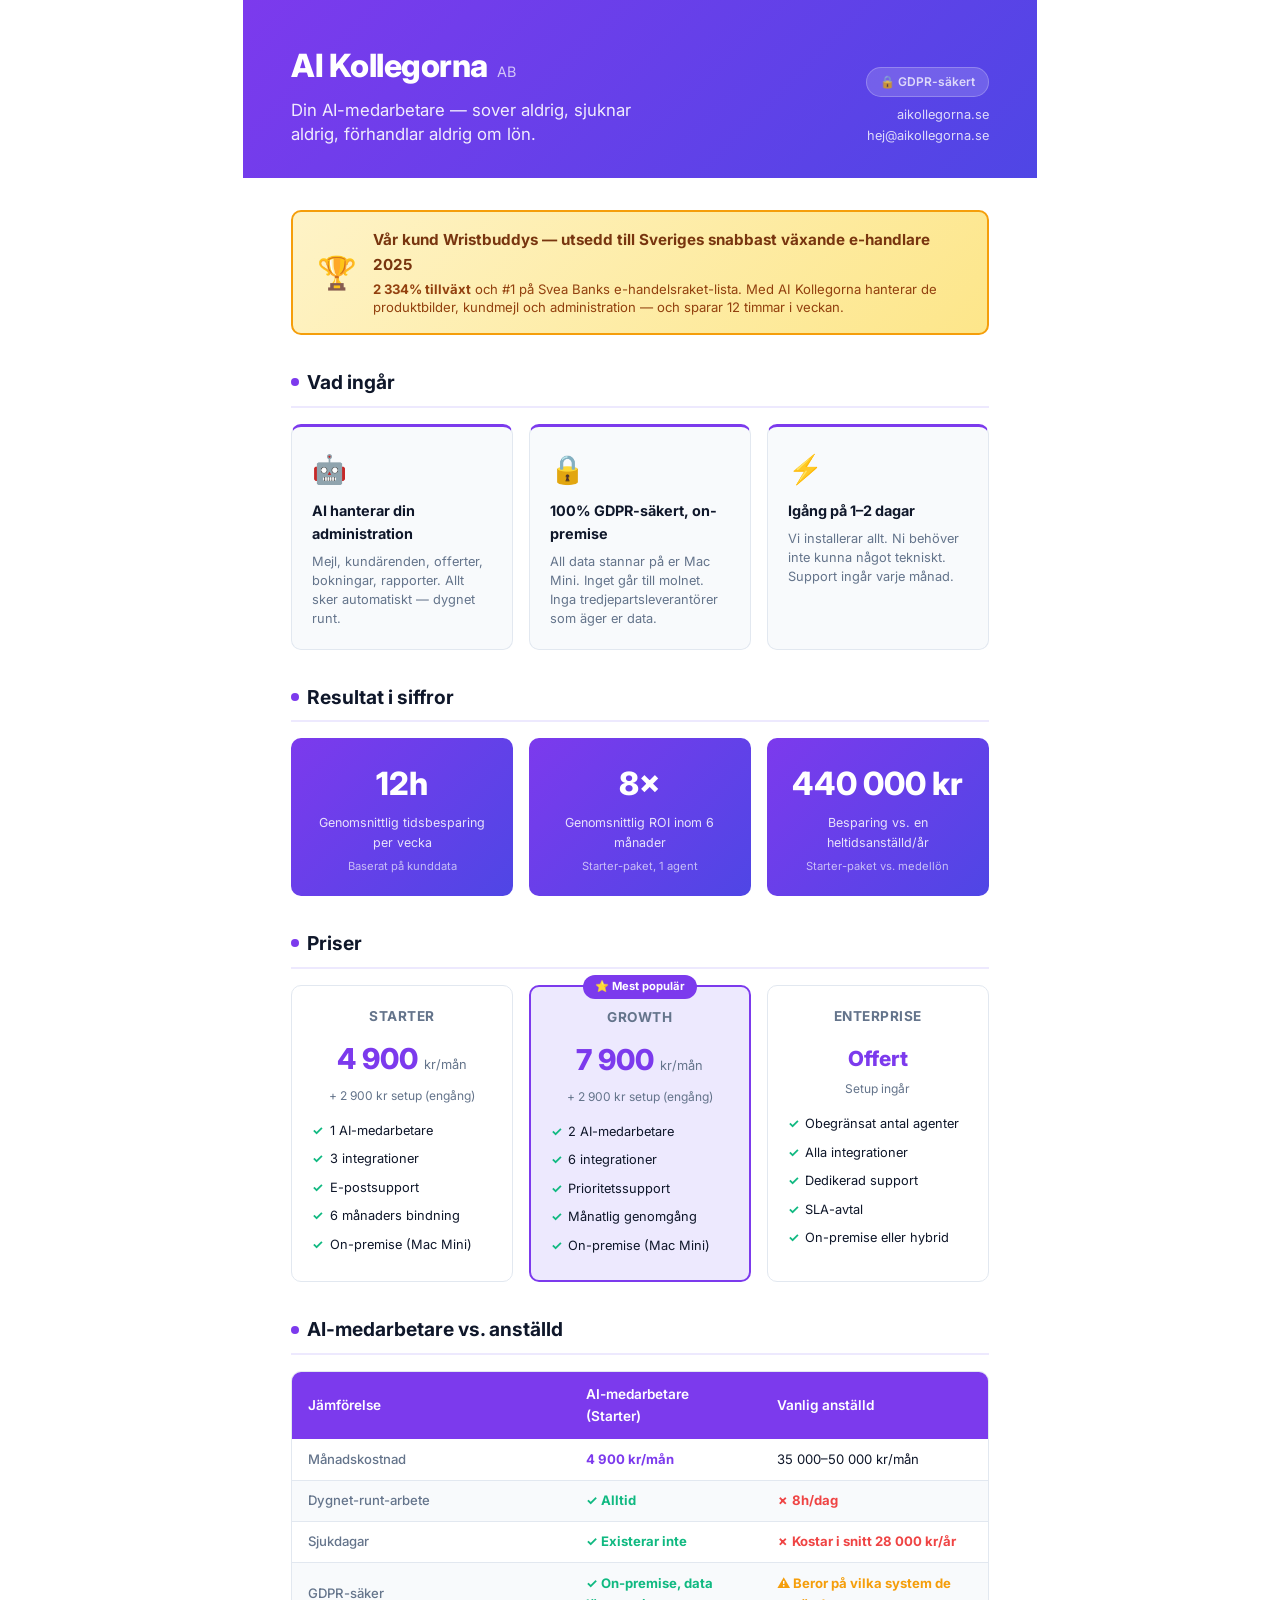
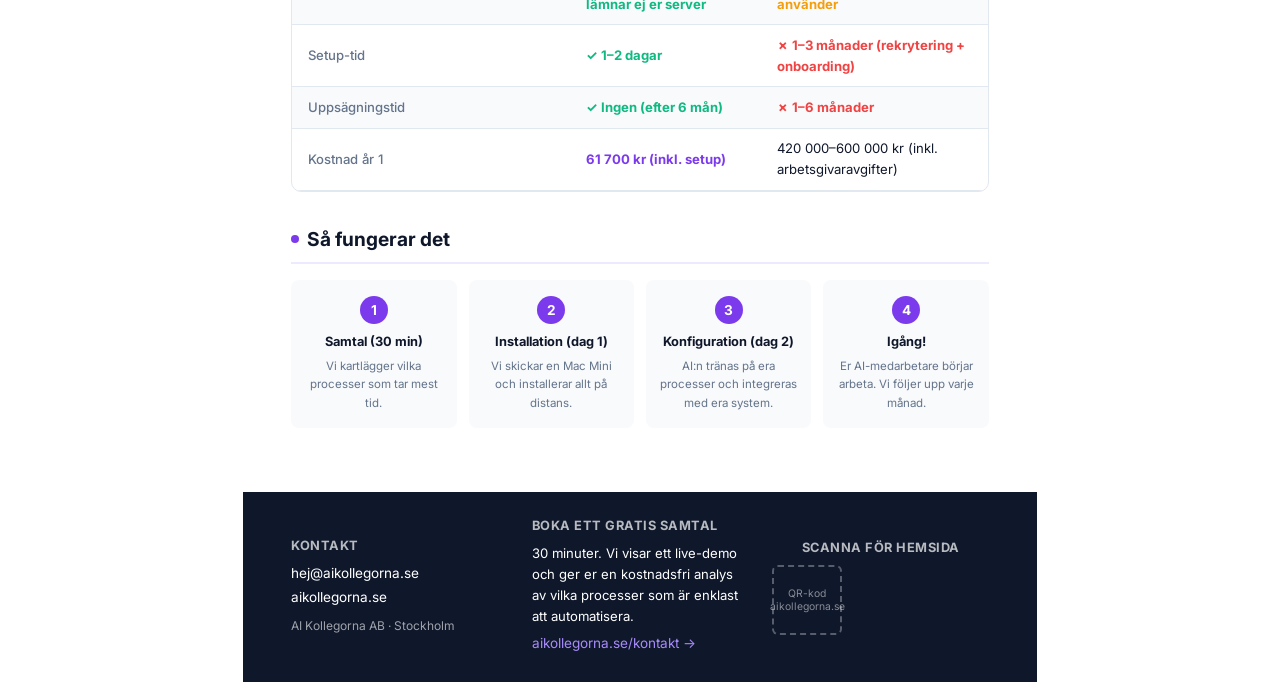
<file: one-pager.html>
<!DOCTYPE html>
<html lang="sv">
<head>
<meta charset="UTF-8">
<meta name="viewport" content="width=device-width, initial-scale=1.0">
<title>AI Kollegorna — Din AI-medarbetare</title>
<link rel="preconnect" href="https://fonts.googleapis.com">
<link href="https://fonts.googleapis.com/css2?family=Inter:wght@400;500;600;700;800&display=swap" rel="stylesheet">
<style>
  *, *::before, *::after { box-sizing: border-box; margin: 0; padding: 0; }

  :root {
    --purple: #7C3AED;
    --purple-light: #EDE9FE;
    --purple-dark: #5B21B6;
    --text: #0f172a;
    --text-muted: #64748b;
    --border: #e2e8f0;
    --success: #10b981;
    --danger: #ef4444;
    --warning: #f59e0b;
    --bg: #ffffff;
    --bg-gray: #f8fafc;
  }

  body {
    font-family: 'Inter', -apple-system, sans-serif;
    color: var(--text);
    background: var(--bg);
    font-size: 14px;
    line-height: 1.6;
    max-width: 210mm;
    margin: 0 auto;
    padding: 0;
  }

  /* ===== HEADER ===== */
  .header {
    background: linear-gradient(135deg, #7C3AED 0%, #4F46E5 100%);
    color: white;
    padding: 2.5rem 3rem 2rem;
    display: flex;
    justify-content: space-between;
    align-items: flex-end;
  }
  .logo { font-size: 2rem; font-weight: 800; letter-spacing: -0.5px; }
  .logo span { opacity: 0.7; font-weight: 400; font-size: 0.9rem; margin-left: 0.25rem; }
  .tagline {
    font-size: 1.05rem;
    opacity: 0.9;
    margin-top: 0.5rem;
    max-width: 380px;
    line-height: 1.4;
  }
  .header-right { text-align: right; font-size: 0.8rem; opacity: 0.8; }
  .header-right a { color: white; }
  .header-badge {
    background: rgba(255,255,255,0.2);
    border: 1px solid rgba(255,255,255,0.3);
    border-radius: 20px;
    padding: 0.3rem 0.8rem;
    font-size: 0.75rem;
    font-weight: 600;
    margin-bottom: 0.5rem;
    display: inline-block;
  }

  /* ===== MAIN ===== */
  .main { padding: 2rem 3rem; }

  /* ===== AWARD BANNER ===== */
  .award-banner {
    background: linear-gradient(135deg, #fef3c7, #fde68a);
    border: 2px solid #f59e0b;
    border-radius: 10px;
    padding: 1rem 1.5rem;
    display: flex;
    align-items: center;
    gap: 1rem;
    margin-bottom: 2rem;
  }
  .award-banner .trophy { font-size: 2rem; }
  .award-banner h3 { color: #78350f; font-size: 0.95rem; margin-bottom: 0.2rem; }
  .award-banner p { color: #92400e; font-size: 0.82rem; line-height: 1.4; }
  .award-banner strong { font-weight: 700; }

  /* ===== SECTION TITLES ===== */
  h2 {
    font-size: 1.2rem;
    font-weight: 700;
    color: var(--text);
    margin-bottom: 1rem;
    padding-bottom: 0.5rem;
    border-bottom: 2px solid var(--purple-light);
    display: flex;
    align-items: center;
    gap: 0.5rem;
  }
  h2 .dot { width: 8px; height: 8px; background: var(--purple); border-radius: 50%; display: inline-block; }

  /* ===== 3 FEATURES ===== */
  .features {
    display: grid;
    grid-template-columns: repeat(3, 1fr);
    gap: 1rem;
    margin-bottom: 2rem;
  }
  .feature-card {
    background: var(--bg-gray);
    border: 1px solid var(--border);
    border-radius: 10px;
    padding: 1.25rem;
    border-top: 3px solid var(--purple);
  }
  .feature-card .icon { font-size: 1.75rem; margin-bottom: 0.5rem; display: block; }
  .feature-card h3 { font-size: 0.9rem; font-weight: 700; margin-bottom: 0.4rem; }
  .feature-card p { font-size: 0.8rem; color: var(--text-muted); line-height: 1.5; }

  /* ===== PRICING ===== */
  .pricing {
    display: grid;
    grid-template-columns: repeat(3, 1fr);
    gap: 1rem;
    margin-bottom: 2rem;
  }
  .price-card {
    border: 1px solid var(--border);
    border-radius: 10px;
    padding: 1.25rem;
    text-align: center;
    position: relative;
    background: white;
  }
  .price-card.popular {
    border: 2px solid var(--purple);
    background: var(--purple-light);
  }
  .popular-badge {
    position: absolute;
    top: -12px;
    left: 50%;
    transform: translateX(-50%);
    background: var(--purple);
    color: white;
    font-size: 0.7rem;
    font-weight: 700;
    padding: 0.2rem 0.75rem;
    border-radius: 20px;
    white-space: nowrap;
  }
  .price-card h3 { font-size: 0.85rem; font-weight: 700; color: var(--text-muted); text-transform: uppercase; letter-spacing: 0.5px; margin-bottom: 0.5rem; }
  .price-amount { font-size: 1.8rem; font-weight: 800; color: var(--purple); }
  .price-amount span { font-size: 0.8rem; font-weight: 400; color: var(--text-muted); }
  .price-setup { font-size: 0.75rem; color: var(--text-muted); margin: 0.25rem 0 0.75rem; }
  .price-features { list-style: none; text-align: left; }
  .price-features li { font-size: 0.8rem; padding: 0.25rem 0; color: var(--text); display: flex; align-items: center; gap: 0.4rem; }
  .price-features li::before { content: '✓'; color: var(--success); font-weight: 700; }

  /* ===== STATS ===== */
  .stats {
    display: grid;
    grid-template-columns: repeat(3, 1fr);
    gap: 1rem;
    margin-bottom: 2rem;
  }
  .stat-card {
    background: linear-gradient(135deg, #7C3AED 0%, #4F46E5 100%);
    color: white;
    border-radius: 10px;
    padding: 1.25rem;
    text-align: center;
  }
  .stat-number { font-size: 2rem; font-weight: 800; display: block; }
  .stat-label { font-size: 0.78rem; opacity: 0.85; margin-top: 0.25rem; }
  .stat-source { font-size: 0.7rem; opacity: 0.65; margin-top: 0.3rem; display: block; }

  /* ===== COMPARISON TABLE ===== */
  .comparison {
    margin-bottom: 2rem;
    border-radius: 10px;
    overflow: hidden;
    border: 1px solid var(--border);
  }
  .comparison table { width: 100%; border-collapse: collapse; }
  .comparison thead { background: var(--purple); color: white; }
  .comparison thead th { padding: 0.75rem 1rem; text-align: left; font-size: 0.85rem; font-weight: 600; }
  .comparison thead th:first-child { width: 40%; }
  .comparison tbody tr:nth-child(even) { background: var(--bg-gray); }
  .comparison tbody td { padding: 0.6rem 1rem; font-size: 0.82rem; border-bottom: 1px solid var(--border); }
  .comparison tbody td:first-child { font-weight: 500; color: var(--text-muted); }
  .check { color: var(--success); font-weight: 700; }
  .cross { color: var(--danger); font-weight: 700; }
  .warn { color: var(--warning); font-weight: 700; }

  /* ===== HOW IT WORKS ===== */
  .steps {
    display: grid;
    grid-template-columns: repeat(4, 1fr);
    gap: 0.75rem;
    margin-bottom: 2rem;
  }
  .step {
    text-align: center;
    padding: 1rem 0.75rem;
    background: var(--bg-gray);
    border-radius: 8px;
    position: relative;
  }
  .step-num {
    width: 28px; height: 28px;
    background: var(--purple);
    color: white;
    border-radius: 50%;
    display: flex; align-items: center; justify-content: center;
    font-weight: 700; font-size: 0.85rem;
    margin: 0 auto 0.5rem;
  }
  .step h4 { font-size: 0.8rem; font-weight: 700; margin-bottom: 0.25rem; }
  .step p { font-size: 0.72rem; color: var(--text-muted); }

  /* ===== FOOTER ===== */
  .footer {
    background: var(--text);
    color: white;
    padding: 1.5rem 3rem;
    display: grid;
    grid-template-columns: 1fr 1fr 1fr;
    gap: 1.5rem;
    align-items: center;
  }
  .footer h4 { font-size: 0.8rem; font-weight: 700; margin-bottom: 0.4rem; opacity: 0.7; text-transform: uppercase; letter-spacing: 0.5px; }
  .footer p, .footer a { font-size: 0.85rem; color: white; text-decoration: none; display: block; margin-bottom: 0.15rem; }
  .footer a:hover { text-decoration: underline; }
  .qr-placeholder {
    width: 70px; height: 70px;
    border: 2px dashed rgba(255,255,255,0.3);
    border-radius: 6px;
    display: flex; align-items: center; justify-content: center;
    font-size: 0.65rem; color: rgba(255,255,255,0.5);
    text-align: center; line-height: 1.3;
    margin-top: 0.25rem;
  }

  /* ===== PRINT ===== */
  @media print {
    body { max-width: 100%; font-size: 12px; }
    .header { padding: 1.5rem 2rem; }
    .main { padding: 1.5rem 2rem; }
    .footer { padding: 1rem 2rem; }
    .feature-card, .price-card, .stat-card, .step { break-inside: avoid; }
    * { -webkit-print-color-adjust: exact !important; print-color-adjust: exact !important; }
  }
</style>
</head>
<body>

<!-- HEADER -->
<div class="header">
  <div>
    <div class="logo">AI Kollegorna <span>AB</span></div>
    <div class="tagline">Din AI-medarbetare — sover aldrig, sjuknar aldrig, förhandlar aldrig om lön.</div>
  </div>
  <div class="header-right">
    <div class="header-badge">🔒 GDPR-säkert</div>
    <div>aikollegorna.se</div>
    <div>hej@aikollegorna.se</div>
  </div>
</div>

<!-- MAIN -->
<div class="main">

  <!-- AWARD -->
  <div class="award-banner">
    <div class="trophy">🏆</div>
    <div>
      <h3>Vår kund Wristbuddys — utsedd till Sveriges snabbast växande e-handlare 2025</h3>
      <p><strong>2 334% tillväxt</strong> och #1 på Svea Banks e-handelsraket-lista. Med AI Kollegorna hanterar de produktbilder, kundmejl och administration — och sparar 12 timmar i veckan.</p>
    </div>
  </div>

  <!-- FEATURES -->
  <h2><span class="dot"></span> Vad ingår</h2>
  <div class="features">
    <div class="feature-card">
      <span class="icon">🤖</span>
      <h3>AI hanterar din administration</h3>
      <p>Mejl, kundärenden, offerter, bokningar, rapporter. Allt sker automatiskt — dygnet runt.</p>
    </div>
    <div class="feature-card">
      <span class="icon">🔒</span>
      <h3>100% GDPR-säkert, on-premise</h3>
      <p>All data stannar på er Mac Mini. Inget går till molnet. Inga tredjepartsleverantörer som äger er data.</p>
    </div>
    <div class="feature-card">
      <span class="icon">⚡</span>
      <h3>Igång på 1–2 dagar</h3>
      <p>Vi installerar allt. Ni behöver inte kunna något tekniskt. Support ingår varje månad.</p>
    </div>
  </div>

  <!-- STATS -->
  <h2><span class="dot"></span> Resultat i siffror</h2>
  <div class="stats">
    <div class="stat-card">
      <span class="stat-number">12h</span>
      <div class="stat-label">Genomsnittlig tidsbesparing per vecka</div>
      <span class="stat-source">Baserat på kunddata</span>
    </div>
    <div class="stat-card">
      <span class="stat-number">8×</span>
      <div class="stat-label">Genomsnittlig ROI inom 6 månader</div>
      <span class="stat-source">Starter-paket, 1 agent</span>
    </div>
    <div class="stat-card">
      <span class="stat-number">440 000 kr</span>
      <div class="stat-label">Besparing vs. en heltidsanställd/år</div>
      <span class="stat-source">Starter-paket vs. medellön</span>
    </div>
  </div>

  <!-- PRICING -->
  <h2><span class="dot"></span> Priser</h2>
  <div class="pricing">
    <div class="price-card">
      <h3>Starter</h3>
      <div class="price-amount">4 900 <span>kr/mån</span></div>
      <div class="price-setup">+ 2 900 kr setup (engång)</div>
      <ul class="price-features">
        <li>1 AI-medarbetare</li>
        <li>3 integrationer</li>
        <li>E-postsupport</li>
        <li>6 månaders bindning</li>
        <li>On-premise (Mac Mini)</li>
      </ul>
    </div>
    <div class="price-card popular">
      <div class="popular-badge">⭐ Mest populär</div>
      <h3>Growth</h3>
      <div class="price-amount">7 900 <span>kr/mån</span></div>
      <div class="price-setup">+ 2 900 kr setup (engång)</div>
      <ul class="price-features">
        <li>2 AI-medarbetare</li>
        <li>6 integrationer</li>
        <li>Prioritetssupport</li>
        <li>Månatlig genomgång</li>
        <li>On-premise (Mac Mini)</li>
      </ul>
    </div>
    <div class="price-card">
      <h3>Enterprise</h3>
      <div class="price-amount" style="font-size:1.3rem;padding-top:0.4rem">Offert</div>
      <div class="price-setup">Setup ingår</div>
      <ul class="price-features">
        <li>Obegränsat antal agenter</li>
        <li>Alla integrationer</li>
        <li>Dedikerad support</li>
        <li>SLA-avtal</li>
        <li>On-premise eller hybrid</li>
      </ul>
    </div>
  </div>

  <!-- COMPARISON -->
  <h2><span class="dot"></span> AI-medarbetare vs. anställd</h2>
  <div class="comparison">
    <table>
      <thead>
        <tr>
          <th>Jämförelse</th>
          <th>AI-medarbetare (Starter)</th>
          <th>Vanlig anställd</th>
        </tr>
      </thead>
      <tbody>
        <tr>
          <td>Månadskostnad</td>
          <td><strong style="color:#7C3AED">4 900 kr/mån</strong></td>
          <td>35 000–50 000 kr/mån</td>
        </tr>
        <tr>
          <td>Dygnet-runt-arbete</td>
          <td><span class="check">✓ Alltid</span></td>
          <td><span class="cross">✗ 8h/dag</span></td>
        </tr>
        <tr>
          <td>Sjukdagar</td>
          <td><span class="check">✓ Existerar inte</span></td>
          <td><span class="cross">✗ Kostar i snitt 28 000 kr/år</span></td>
        </tr>
        <tr>
          <td>GDPR-säker</td>
          <td><span class="check">✓ On-premise, data lämnar ej er server</span></td>
          <td><span class="warn">⚠ Beror på vilka system de använder</span></td>
        </tr>
        <tr>
          <td>Setup-tid</td>
          <td><span class="check">✓ 1–2 dagar</span></td>
          <td><span class="cross">✗ 1–3 månader (rekrytering + onboarding)</span></td>
        </tr>
        <tr>
          <td>Uppsägningstid</td>
          <td><span class="check">✓ Ingen (efter 6 mån)</span></td>
          <td><span class="cross">✗ 1–6 månader</span></td>
        </tr>
        <tr>
          <td>Kostnad år 1</td>
          <td><strong style="color:#7C3AED">61 700 kr (inkl. setup)</strong></td>
          <td>420 000–600 000 kr (inkl. arbetsgivaravgifter)</td>
        </tr>
      </tbody>
    </table>
  </div>

  <!-- HOW IT WORKS -->
  <h2><span class="dot"></span> Så fungerar det</h2>
  <div class="steps">
    <div class="step">
      <div class="step-num">1</div>
      <h4>Samtal (30 min)</h4>
      <p>Vi kartlägger vilka processer som tar mest tid.</p>
    </div>
    <div class="step">
      <div class="step-num">2</div>
      <h4>Installation (dag 1)</h4>
      <p>Vi skickar en Mac Mini och installerar allt på distans.</p>
    </div>
    <div class="step">
      <div class="step-num">3</div>
      <h4>Konfiguration (dag 2)</h4>
      <p>AI:n tränas på era processer och integreras med era system.</p>
    </div>
    <div class="step">
      <div class="step-num">4</div>
      <h4>Igång!</h4>
      <p>Er AI-medarbetare börjar arbeta. Vi följer upp varje månad.</p>
    </div>
  </div>

</div><!-- /main -->

<!-- FOOTER -->
<div class="footer">
  <div>
    <h4>Kontakt</h4>
    <a href="mailto:hej@aikollegorna.se">hej@aikollegorna.se</a>
    <a href="https://aikollegorna.se">aikollegorna.se</a>
    <p style="margin-top:0.5rem;font-size:0.75rem;opacity:0.6">AI Kollegorna AB · Stockholm</p>
  </div>
  <div>
    <h4>Boka ett gratis samtal</h4>
    <p style="font-size:0.82rem">30 minuter. Vi visar ett live-demo och ger er en kostnadsfri analys av vilka processer som är enklast att automatisera.</p>
    <a href="https://aikollegorna.se/kontakt" style="color:#A78BFA;margin-top:0.4rem">aikollegorna.se/kontakt →</a>
  </div>
  <div style="text-align:center">
    <h4>Scanna för hemsida</h4>
    <div class="qr-placeholder">QR-kod<br>aikollegorna.se</div>
  </div>
</div>

</body>
</html>
</file>
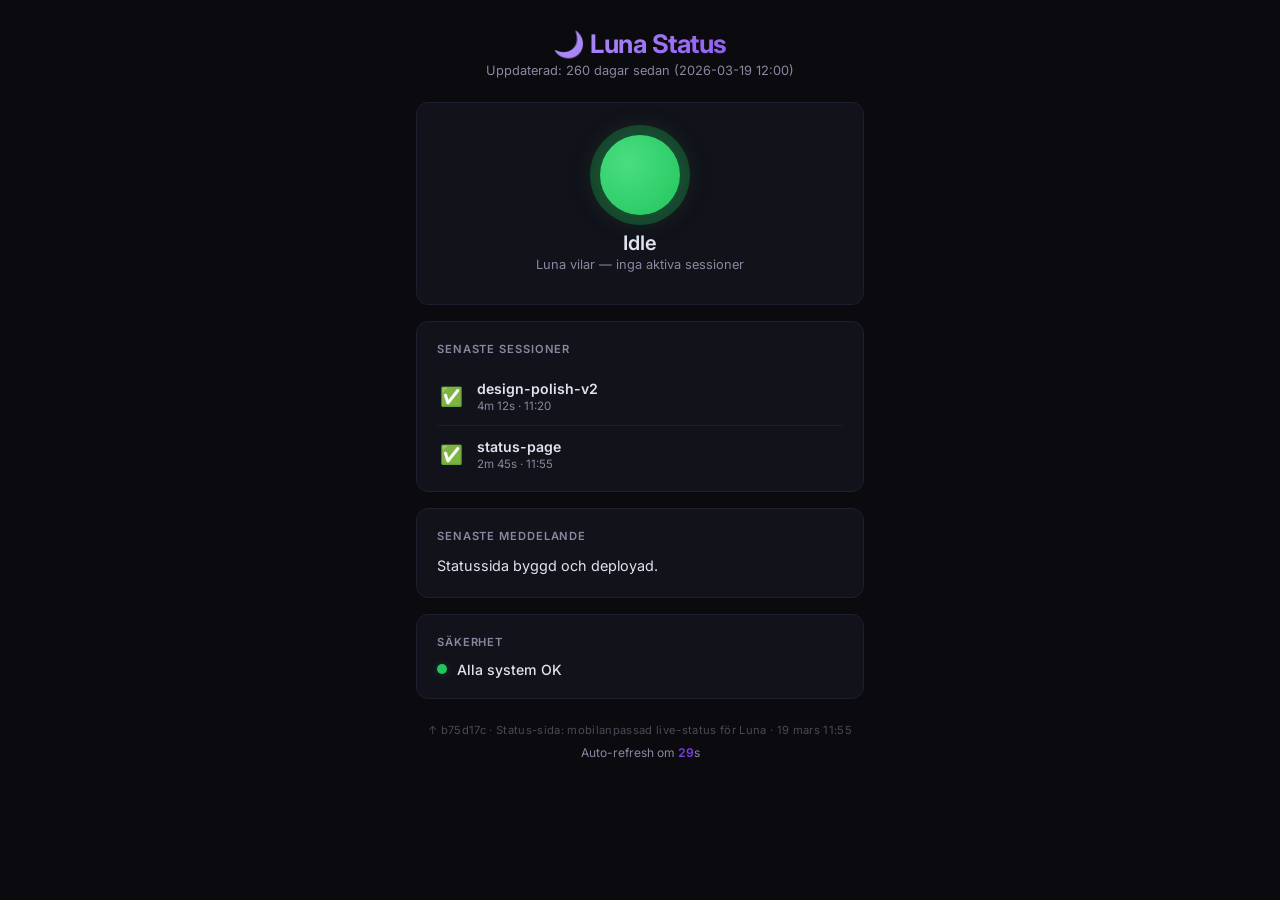
<file: status.html>
<!doctype html>
<html lang="sv">
<head>
  <meta charset="UTF-8" />
  <meta name="viewport" content="width=device-width, initial-scale=1.0, viewport-fit=cover" />
  <title>🌙 Luna Status — AI Kollegorna</title>
  <meta name="description" content="Live-status för Luna, AI Kollegornas autonoma agent." />
  <meta name="robots" content="noindex, nofollow" />
  <link rel="icon" type="image/svg+xml" href="/favicon.svg" />

  <!-- Google Fonts: Inter -->
  <link rel="preconnect" href="https://fonts.googleapis.com" />
  <link rel="preconnect" href="https://fonts.gstatic.com" crossorigin />
  <link href="https://fonts.googleapis.com/css2?family=Inter:wght@400;500;600;700&display=swap" rel="stylesheet" />

  <style>
    /* ═══════════════════════════════════════════
       CSS Reset & Grundstilar
       ═══════════════════════════════════════════ */
    *, *::before, *::after {
      margin: 0;
      padding: 0;
      box-sizing: border-box;
    }

    :root {
      --bg:          #0a0a0f;
      --bg-card:     #12121a;
      --bg-card-alt: #16161f;
      --border:      #1e1e2e;
      --text:        #e2e2ef;
      --text-dim:    #8888a0;
      --accent:      #7C3AED;
      --accent-glow: rgba(124, 58, 237, 0.3);
      --green:       #22c55e;
      --green-glow:  rgba(34, 197, 94, 0.25);
      --yellow:      #eab308;
      --yellow-glow: rgba(234, 179, 8, 0.25);
      --red:         #ef4444;
      --red-glow:    rgba(239, 68, 68, 0.25);
      --radius:      12px;
    }

    html {
      font-family: 'Inter', -apple-system, BlinkMacSystemFont, sans-serif;
      background: var(--bg);
      color: var(--text);
      -webkit-text-size-adjust: 100%;
    }

    body {
      min-height: 100dvh;
      padding: env(safe-area-inset-top) 16px env(safe-area-inset-bottom);
      max-width: 480px;
      margin: 0 auto;
    }

    /* ═══════════════════════════════════════════
       Header
       ═══════════════════════════════════════════ */
    .header {
      text-align: center;
      padding: 28px 0 8px;
    }

    .header h1 {
      font-size: 1.6rem;
      font-weight: 700;
      letter-spacing: -0.02em;
      background: linear-gradient(135deg, #c4b5fd, var(--accent));
      -webkit-background-clip: text;
      -webkit-text-fill-color: transparent;
      background-clip: text;
    }

    .header .updated {
      font-size: 0.8rem;
      color: var(--text-dim);
      margin-top: 4px;
    }

    /* ═══════════════════════════════════════════
       Kort (card)
       ═══════════════════════════════════════════ */
    .card {
      background: var(--bg-card);
      border: 1px solid var(--border);
      border-radius: var(--radius);
      padding: 20px;
      margin-top: 16px;
    }

    .card-title {
      font-size: 0.7rem;
      font-weight: 600;
      text-transform: uppercase;
      letter-spacing: 0.08em;
      color: var(--text-dim);
      margin-bottom: 12px;
    }

    /* ═══════════════════════════════════════════
       Status-indikator (pulsande cirkel)
       ═══════════════════════════════════════════ */
    .status-card {
      display: flex;
      flex-direction: column;
      align-items: center;
      padding: 32px 20px;
    }

    .status-orb-wrap {
      position: relative;
      width: 80px;
      height: 80px;
      margin-bottom: 16px;
    }

    /* Puls-ring */
    .status-orb-wrap::before {
      content: '';
      position: absolute;
      inset: -10px;
      border-radius: 50%;
      animation: pulse 2.2s ease-in-out infinite;
    }

    .status-orb {
      width: 80px;
      height: 80px;
      border-radius: 50%;
      position: relative;
      z-index: 1;
    }

    /* Färg-varianter */
    .status-idle .status-orb       { background: radial-gradient(circle at 35% 35%, #4ade80, var(--green)); box-shadow: 0 0 30px var(--green-glow); }
    .status-idle .status-orb-wrap::before { background: var(--green-glow); }

    .status-active .status-orb     { background: radial-gradient(circle at 35% 35%, #fde047, var(--yellow)); box-shadow: 0 0 30px var(--yellow-glow); }
    .status-active .status-orb-wrap::before { background: var(--yellow-glow); }

    .status-error .status-orb      { background: radial-gradient(circle at 35% 35%, #fca5a5, var(--red)); box-shadow: 0 0 30px var(--red-glow); }
    .status-error .status-orb-wrap::before { background: var(--red-glow); }

    @keyframes pulse {
      0%, 100% { transform: scale(1);   opacity: 0.5; }
      50%      { transform: scale(1.35); opacity: 0; }
    }

    .status-label {
      font-size: 1.25rem;
      font-weight: 600;
    }

    .status-sub {
      font-size: 0.8rem;
      color: var(--text-dim);
      margin-top: 2px;
    }

    /* ═══════════════════════════════════════════
       Sessions-lista
       ═══════════════════════════════════════════ */
    .session-list {
      list-style: none;
    }

    .session-item {
      display: flex;
      align-items: center;
      gap: 12px;
      padding: 12px 0;
      border-bottom: 1px solid var(--border);
    }

    .session-item:last-child {
      border-bottom: none;
      padding-bottom: 0;
    }

    .session-icon {
      font-size: 1.15rem;
      flex-shrink: 0;
      width: 28px;
      text-align: center;
    }

    .session-info {
      flex: 1;
      min-width: 0;
    }

    .session-name {
      font-size: 0.88rem;
      font-weight: 600;
      white-space: nowrap;
      overflow: hidden;
      text-overflow: ellipsis;
    }

    .session-meta {
      font-size: 0.72rem;
      color: var(--text-dim);
      margin-top: 2px;
    }

    .session-empty {
      text-align: center;
      color: var(--text-dim);
      font-size: 0.85rem;
      padding: 12px 0;
    }

    /* ═══════════════════════════════════════════
       Meddelande-kort
       ═══════════════════════════════════════════ */
    .message-text {
      font-size: 0.9rem;
      line-height: 1.5;
      color: var(--text);
    }

    /* ═══════════════════════════════════════════
       Säkerhetsstatus
       ═══════════════════════════════════════════ */
    .security-row {
      display: flex;
      align-items: center;
      gap: 10px;
    }

    .security-dot {
      width: 10px;
      height: 10px;
      border-radius: 50%;
      flex-shrink: 0;
    }

    .security-dot.ok    { background: var(--green);  box-shadow: 0 0 8px var(--green-glow); }
    .security-dot.warn  { background: var(--yellow); box-shadow: 0 0 8px var(--yellow-glow); }
    .security-dot.alert { background: var(--red);    box-shadow: 0 0 8px var(--red-glow); }

    .security-text {
      font-size: 0.88rem;
      font-weight: 500;
    }

    /* ═══════════════════════════════════════════
       Footer / Nedräkning
       ═══════════════════════════════════════════ */
    .footer {
      text-align: center;
      padding: 24px 0 32px;
      font-size: 0.75rem;
      color: var(--text-dim);
    }

    .footer span {
      color: var(--accent);
      font-weight: 600;
      font-variant-numeric: tabular-nums;
    }

    /* ═══════════════════════════════════════════
       Laddnings-skeleton (visas innan data hämtats)
       ═══════════════════════════════════════════ */
    .loading-placeholder {
      text-align: center;
      color: var(--text-dim);
      padding: 20px 0;
      font-size: 0.85rem;
    }

    /* ═══════════════════════════════════════════
       Fade-in animation
       ═══════════════════════════════════════════ */
    .fade-in {
      animation: fadeIn 0.4s ease-out;
    }

    @keyframes fadeIn {
      from { opacity: 0; transform: translateY(6px); }
      to   { opacity: 1; transform: translateY(0); }
    }
  </style>
</head>

<body>
  <!-- ═══ HEADER ═══ -->
  <header class="header">
    <h1>🌙 Luna Status</h1>
    <p class="updated" id="updatedText">Laddar…</p>
  </header>

  <!-- ═══ STATUS-KORT ═══ -->
  <div class="card status-card status-idle" id="statusCard">
    <div class="status-orb-wrap">
      <div class="status-orb"></div>
    </div>
    <div class="status-label" id="statusLabel">—</div>
    <div class="status-sub" id="statusSub"></div>
  </div>

  <!-- ═══ SENASTE SESSIONER ═══ -->
  <div class="card">
    <div class="card-title">Senaste sessioner</div>
    <ul class="session-list" id="sessionList">
      <li class="loading-placeholder">Laddar sessioner…</li>
    </ul>
  </div>

  <!-- ═══ SENASTE MEDDELANDE ═══ -->
  <div class="card">
    <div class="card-title">Senaste meddelande</div>
    <p class="message-text" id="lastMessage">—</p>
  </div>

  <!-- ═══ SÄKERHETSSTATUS ═══ -->
  <div class="card">
    <div class="card-title">Säkerhet</div>
    <div class="security-row">
      <div class="security-dot ok" id="securityDot"></div>
      <div class="security-text" id="securityText">—</div>
    </div>
  </div>

  <!-- ═══ FOOTER MED NEDRÄKNING ═══ -->
  <footer class="footer">
    <div id="last-commit" style="margin-bottom:8px;opacity:0.5;font-size:0.7rem;letter-spacing:0.03em;"></div>
    Auto-refresh om <span id="countdown">30</span>s
  </footer>

  <!-- ═══════════════════════════════════════════
       JavaScript — all logik
       ═══════════════════════════════════════════ -->
  <script>
    // ─── Fallback-data om fetch misslyckas ───
    const FALLBACK = {
      updated: "2026-03-19T10:00:00Z",
      status: "idle",
      sessions: [
        { name: "design-polish-v2",  status: "completed", duration: "4m 12s", time: "2026-03-19T10:20:00Z" },
        { name: "integritetspolicy", status: "completed", duration: "6m 8s",  time: "2026-03-19T09:14:00Z" },
        { name: "blogg-artikel-2",   status: "completed", duration: "4m 50s", time: "2026-03-19T08:45:00Z" }
      ],
      lastMessage: "Design polish v2 deployad till GitHub Pages.",
      securityLevel: "ok"
    };

    // ─── Refresh-intervall (sekunder) ───
    const REFRESH_INTERVAL = 30;
    let countdown = REFRESH_INTERVAL;
    let countdownTimer = null;

    // ─── Tidsformatering (Europe/Stockholm) ───
    const stockholmFmt = new Intl.DateTimeFormat('sv-SE', {
      timeZone: 'Europe/Stockholm',
      year: 'numeric', month: '2-digit', day: '2-digit',
      hour: '2-digit', minute: '2-digit'
    });

    const stockholmTimeFmt = new Intl.DateTimeFormat('sv-SE', {
      timeZone: 'Europe/Stockholm',
      hour: '2-digit', minute: '2-digit'
    });

    /**
     * Beräkna "X min sedan"-text relativt till nu
     */
    function timeAgo(isoString) {
      const then = new Date(isoString);
      const now  = new Date();
      const diffMs = now - then;

      if (diffMs < 0) return 'just nu';

      const seconds = Math.floor(diffMs / 1000);
      const minutes = Math.floor(seconds / 60);
      const hours   = Math.floor(minutes / 60);
      const days    = Math.floor(hours / 24);

      if (seconds < 60)  return 'just nu';
      if (minutes === 1)  return '1 min sedan';
      if (minutes < 60)   return minutes + ' min sedan';
      if (hours === 1)    return '1 timme sedan';
      if (hours < 24)     return hours + ' timmar sedan';
      if (days === 1)     return '1 dag sedan';
      return days + ' dagar sedan';
    }

    /**
     * Statusikon för session
     */
    function sessionIcon(status) {
      switch (status) {
        case 'completed': return '✅';
        case 'running':   return '🔄';
        case 'error':     return '❌';
        default:          return '⬜';
      }
    }

    /**
     * Statustext och CSS-klass
     */
    function statusInfo(status) {
      switch (status) {
        case 'idle':   return { label: 'Idle',  sub: 'Luna vilar — inga aktiva sessioner', cls: 'status-idle' };
        case 'active': return { label: 'Aktiv', sub: 'En session körs just nu',           cls: 'status-active' };
        case 'error':  return { label: 'Fel',   sub: 'Något gick fel — kontrollera loggar', cls: 'status-error' };
        default:       return { label: 'Okänd', sub: '',                                    cls: 'status-idle' };
      }
    }

    /**
     * Säkerhetsnivå → text och CSS-klass
     */
    function securityInfo(level) {
      switch (level) {
        case 'ok':    return { text: 'Alla system OK',            cls: 'ok' };
        case 'warn':  return { text: 'Varning — kontrollera',     cls: 'warn' };
        case 'alert': return { text: 'ALERT — åtgärd krävs!',    cls: 'alert' };
        default:      return { text: 'Okänd status',              cls: 'ok' };
      }
    }

    /**
     * Rendera all data till DOM:en
     */
    function render(data) {
      // ── Uppdaterad-tidsstämpel ──
      const updatedEl = document.getElementById('updatedText');
      updatedEl.textContent = 'Uppdaterad: ' + timeAgo(data.updated) + ' (' + stockholmFmt.format(new Date(data.updated)) + ')';

      // ── Status-kort ──
      const card = document.getElementById('statusCard');
      const info = statusInfo(data.status);
      // Ta bort gamla klasser och lägg till rätt
      card.classList.remove('status-idle', 'status-active', 'status-error');
      card.classList.add(info.cls);
      document.getElementById('statusLabel').textContent = info.label;
      document.getElementById('statusSub').textContent   = info.sub;

      // ── Sessioner ──
      const list = document.getElementById('sessionList');
      if (!data.sessions || data.sessions.length === 0) {
        list.innerHTML = '<li class="session-empty">Inga sessioner registrerade ännu.</li>';
      } else {
        list.innerHTML = data.sessions.map(s => `
          <li class="session-item fade-in">
            <div class="session-icon">${sessionIcon(s.status)}</div>
            <div class="session-info">
              <div class="session-name">${escapeHtml(s.name)}</div>
              <div class="session-meta">${escapeHtml(s.duration)} · ${stockholmTimeFmt.format(new Date(s.time))}</div>
            </div>
          </li>
        `).join('');
      }

      // ── Meddelande ──
      document.getElementById('lastMessage').textContent = data.lastMessage || '—';

      // Senaste commit
      if (data.lastCommit) {
        const c = data.lastCommit;
        const t = new Date(c.time).toLocaleString('sv-SE', { timeZone: 'Europe/Stockholm', day:'numeric', month:'short', hour:'2-digit', minute:'2-digit' });
        document.getElementById('last-commit').textContent = `↑ ${c.hash} · ${c.message} · ${t}`;
      }

      // ── Säkerhet ──
      const sec = securityInfo(data.securityLevel);
      const dot = document.getElementById('securityDot');
      dot.className = 'security-dot ' + sec.cls;
      document.getElementById('securityText').textContent = sec.text;
    }

    /**
     * Enkel HTML-escape för att undvika XSS
     */
    function escapeHtml(str) {
      const div = document.createElement('div');
      div.textContent = str;
      return div.innerHTML;
    }

    /**
     * Hämta status.json och rendera
     */
    async function loadStatus() {
      try {
        // Cache-bust med tidsstämpel
        const res = await fetch('status.json?t=' + Date.now());
        if (!res.ok) throw new Error('HTTP ' + res.status);
        const data = await res.json();
        render(data);
      } catch (err) {
        console.warn('Kunde inte hämta status.json, använder fallback:', err);
        render(FALLBACK);
      }

      // Starta om nedräkningen
      resetCountdown();
    }

    /**
     * Nedräkningstimer i footern
     */
    function resetCountdown() {
      countdown = REFRESH_INTERVAL;
      if (countdownTimer) clearInterval(countdownTimer);
      countdownTimer = setInterval(() => {
        countdown--;
        if (countdown < 0) countdown = REFRESH_INTERVAL;
        document.getElementById('countdown').textContent = countdown;
      }, 1000);
    }

    // ─── Kör direkt + var 30:e sekund ───
    loadStatus();
    setInterval(loadStatus, REFRESH_INTERVAL * 1000);
  </script>
</body>
</html>
</file>
